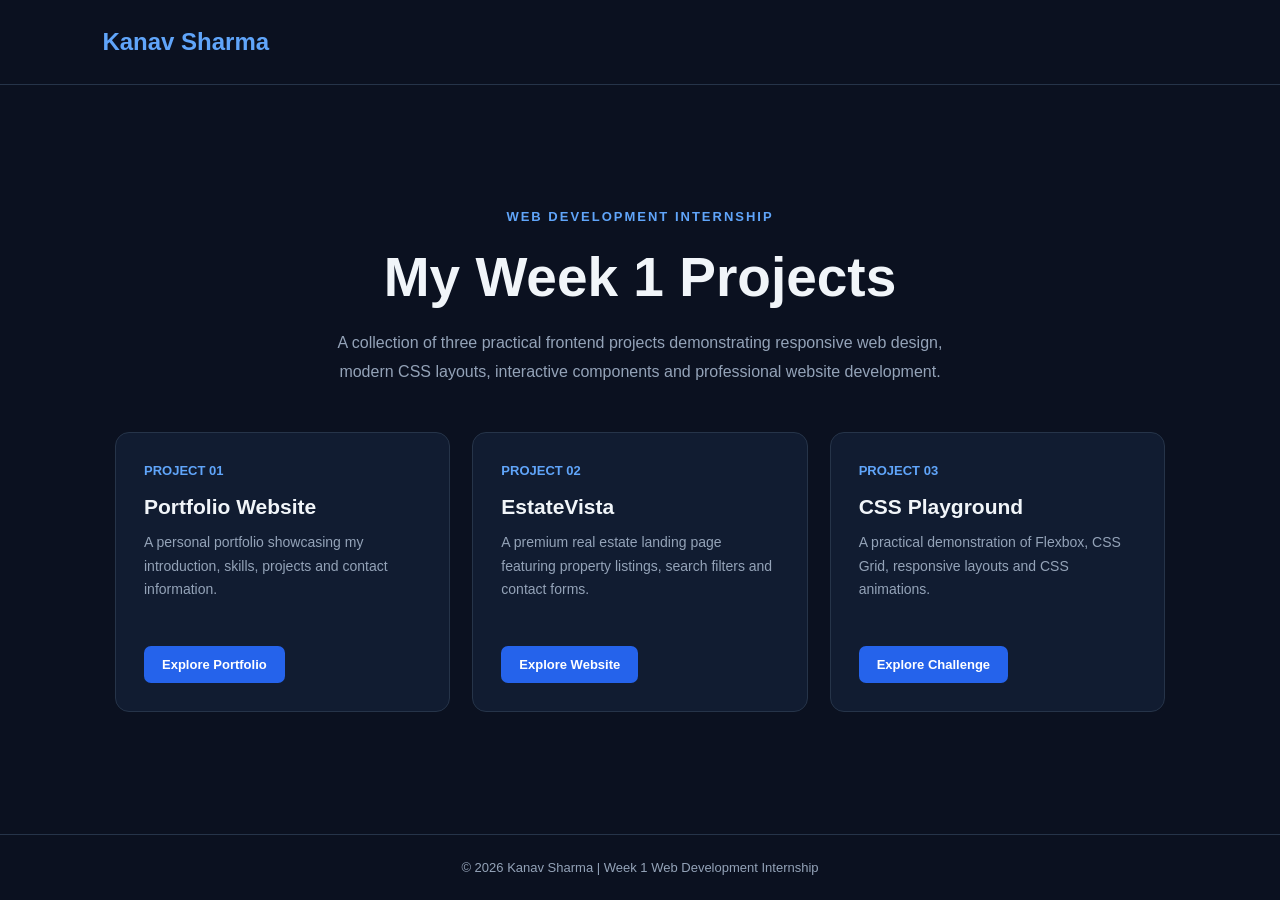
<file: index.html>
<!DOCTYPE html>
<html lang="en">
<head>
    <meta charset="UTF-8">
    <meta name="viewport" content="width=device-width, initial-scale=1.0">
    <meta name="description" content="Week 1 Web Development Internship Projects by Kanav Sharma.">
    <title>Week 1 Projects | Kanav Sharma</title>
    <style>
        * {
            margin: 0;
            padding: 0;
            box-sizing: border-box;
        }

        body {
            font-family: Arial, sans-serif;
            background: #0b1120;
            color: #f1f5f9;
            min-height: 100vh;
            display: flex;
            flex-direction: column;
        }

        header {
            padding: 28px 8%;
            border-bottom: 1px solid #263449;
        }

        header h2 {
            color: #60a5fa;
        }

        main {
            width: min(1050px, 88%);
            margin: auto;
            padding: 90px 0;
            text-align: center;
        }

        .label {
            color: #60a5fa;
            font-size: 13px;
            font-weight: bold;
            letter-spacing: 2px;
        }

        h1 {
            margin: 20px 0;
            font-size: clamp(34px, 6vw, 55px);
        }

        .intro {
            color: #94a3b8;
            line-height: 1.8;
            max-width: 650px;
            margin: 0 auto 45px;
        }

        .projects {
            display: grid;
            grid-template-columns: repeat(3, minmax(0, 1fr));
            gap: 22px;
            text-align: left;
        }

        .card {
            padding: 28px;
            background: #111c31;
            border: 1px solid #263449;
            border-radius: 14px;
            transition: transform 0.3s ease, border-color 0.3s ease;
        }

        .card:hover {
            transform: translateY(-7px);
            border-color: #60a5fa;
        }

        .card span {
            color: #60a5fa;
            font-size: 13px;
            font-weight: bold;
        }

        .card h2 {
            margin: 16px 0 12px;
            font-size: 21px;
        }

        .card p {
            color: #94a3b8;
            font-size: 14px;
            line-height: 1.7;
            min-height: 95px;
        }

        .card a {
            display: inline-block;
            margin-top: 20px;
            padding: 11px 18px;
            background: #2563eb;
            color: white;
            border-radius: 7px;
            text-decoration: none;
            font-size: 13px;
            font-weight: bold;
        }

        .card a:hover {
            background: #3b82f6;
        }

        footer {
            padding: 25px;
            border-top: 1px solid #263449;
            text-align: center;
            color: #94a3b8;
            font-size: 13px;
        }

        @media (max-width: 768px) {
            .projects {
                grid-template-columns: 1fr;
            }

            main {
                padding: 65px 0;
            }

            .card p {
                min-height: auto;
            }
        }
    </style>
</head>
<body>

    <header>
        <h2>Kanav Sharma</h2>
    </header>

    <main>
        <span class="label">WEB DEVELOPMENT INTERNSHIP</span>
        <h1>My Week 1 Projects</h1>
        <p class="intro">
            A collection of three practical frontend projects demonstrating
            responsive web design, modern CSS layouts, interactive components
            and professional website development.
        </p>

        <section class="projects">

            <article class="card">
                <span>PROJECT 01</span>
                <h2>Portfolio Website</h2>
                <p>A personal portfolio showcasing my introduction, skills, projects and contact information.</p>
                <a href="./portfolio-website/">Explore Portfolio</a>
            </article>

            <article class="card">
                <span>PROJECT 02</span>
                <h2>EstateVista</h2>
                <p>A premium real estate landing page featuring property listings, search filters and contact forms.</p>
                <a href="./business-landing-page/">Explore Website</a>
            </article>

            <article class="card">
                <span>PROJECT 03</span>
                <h2>CSS Playground</h2>
                <p>A practical demonstration of Flexbox, CSS Grid, responsive layouts and CSS animations.</p>
                <a href="./css-challenge/">Explore Challenge</a>
            </article>

        </section>
    </main>

    <footer>
        © 2026 Kanav Sharma | Week 1 Web Development Internship
    </footer>

</body>
</html>
</file>
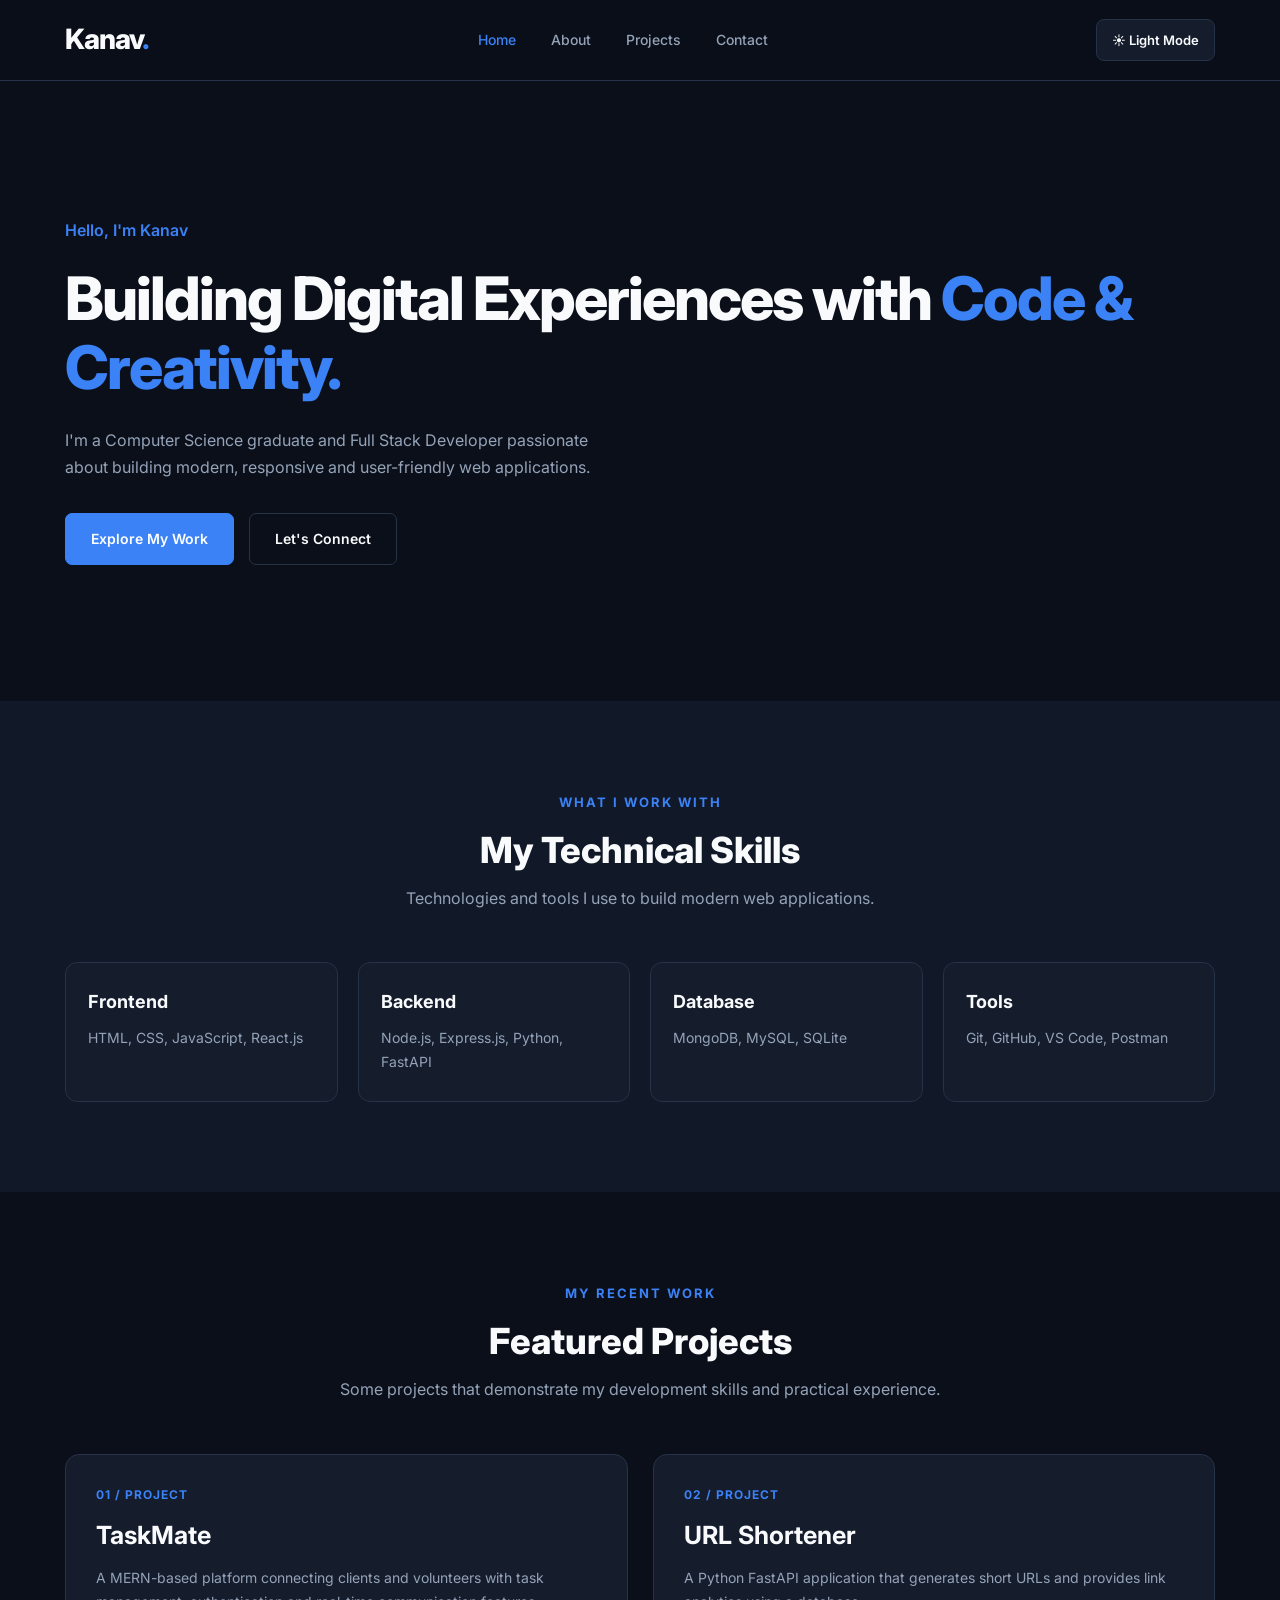
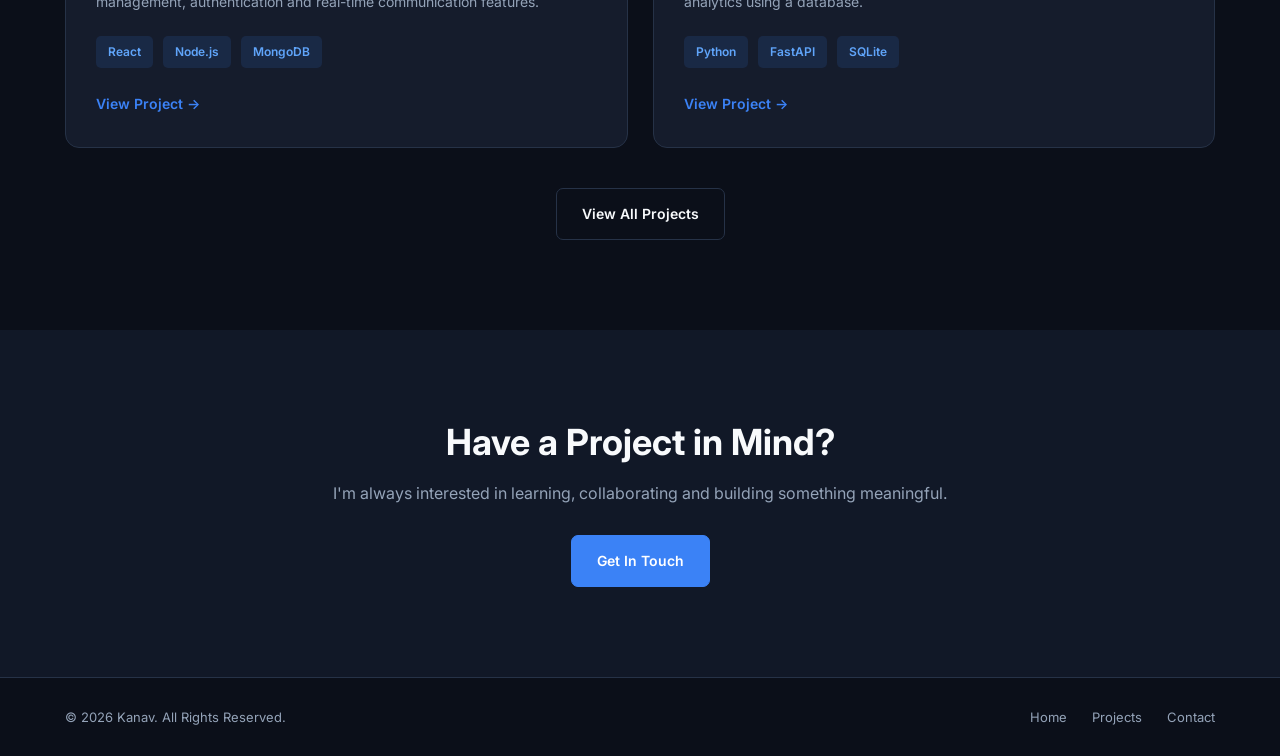
<file: portfolio-website/index.html>
<!DOCTYPE html>
<html lang="en">

<head>
    <meta charset="UTF-8">
    <meta name="viewport" content="width=device-width, initial-scale=1.0">

    <meta name="description"
        content="Kanav's personal portfolio showcasing web development skills, projects and experience.">

    <title>Kanav | Full Stack Developer</title>

    <link rel="preconnect" href="https://fonts.googleapis.com">
    <link rel="preconnect" href="https://fonts.gstatic.com" crossorigin>

    <link
        href="https://fonts.googleapis.com/css2?family=Inter:wght@400;500;600;700;800&display=swap"
        rel="stylesheet">

    <link rel="stylesheet" href="css/style.css">

    <script src="js/script.js" defer></script>
</head>

<body>


    <header class="header">

        <nav class="navbar container">

            <a href="index.html" class="logo">
                Kanav<span>.</span>
            </a>

            <ul class="nav-links">
                <li><a href="index.html" class="active">Home</a></li>
                <li><a href="about.html">About</a></li>
                <li><a href="projects.html">Projects</a></li>
                <li><a href="contact.html">Contact</a></li>
            </ul>

<button
    class="theme-toggle"
    id="theme-toggle"
    type="button"
    aria-label="Switch to light theme">
    ☀ Light Mode
</button>

        </nav>

    </header>

    <main>


        <section class="hero container">

            <div class="hero-content">

                <p class="hero-tag">
                    Hello, I'm Kanav
                </p>

                <h1>
                    Building Digital
                    Experiences with
                    <span>Code & Creativity.</span>
                </h1>

                <p class="hero-description">
                    I'm a Computer Science graduate and Full Stack
                    Developer passionate about building modern,
                    responsive and user-friendly web applications.
                </p>

                <div class="hero-buttons">

                    <a href="projects.html" class="btn btn-primary">
                        Explore My Work
                    </a>

                    <a href="contact.html" class="btn btn-outline">
                        Let's Connect
                    </a>

                </div>

            </div>

         
        </section>



        <section class="skills-preview section-padding">

            <div class="container">

                <div class="section-heading">

                    <p class="section-tag">WHAT I WORK WITH</p>

                    <h2>My Technical Skills</h2>

                    <p>
                        Technologies and tools I use to build
                        modern web applications.
                    </p>

                </div>

                <div class="skills-grid">

                    <article class="skill-card">
                        <h3>Frontend</h3>
                        <p>HTML, CSS, JavaScript, React.js</p>
                    </article>

                    <article class="skill-card">
                        <h3>Backend</h3>
                        <p>Node.js, Express.js, Python, FastAPI</p>
                    </article>

                    <article class="skill-card">
                        <h3>Database</h3>
                        <p>MongoDB, MySQL, SQLite</p>
                    </article>

                    <article class="skill-card">
                        <h3>Tools</h3>
                        <p>Git, GitHub, VS Code, Postman</p>
                    </article>

                </div>

            </div>

        </section>


        <section class="featured-projects section-padding">

            <div class="container">

                <div class="section-heading">

                    <p class="section-tag">MY RECENT WORK</p>

                    <h2>Featured Projects</h2>

                    <p>
                        Some projects that demonstrate my
                        development skills and practical experience.
                    </p>

                </div>

                <div class="projects-grid">

                    <article class="project-card">

                        <div class="project-info">

                            <p class="project-number">01 / PROJECT</p>

                            <h3>TaskMate</h3>

                            <p>
                                A MERN-based platform connecting
                                clients and volunteers with task
                                management, authentication and
                                real-time communication features.
                            </p>

                            <div class="project-tech">
                                <span>React</span>
                                <span>Node.js</span>
                                <span>MongoDB</span>
                            </div>

                            <a href="projects.html" class="project-link">
                                View Project →
                            </a>

                        </div>

                    </article>


                    <article class="project-card">

                        <div class="project-info">

                            <p class="project-number">02 / PROJECT</p>

                            <h3>URL Shortener</h3>

                            <p>
                                A Python FastAPI application that
                                generates short URLs and provides
                                link analytics using a database.
                            </p>

                            <div class="project-tech">
                                <span>Python</span>
                                <span>FastAPI</span>
                                <span>SQLite</span>
                            </div>

                            <a href="projects.html" class="project-link">
                                View Project →
                            </a>

                        </div>

                    </article>

                </div>

                <div class="projects-button">

                    <a href="projects.html" class="btn btn-outline">
                        View All Projects
                    </a>

                </div>

            </div>

        </section>



        <section class="contact-cta section-padding">

            <div class="container">

                <h2>Have a Project in Mind?</h2>

                <p>
                    I'm always interested in learning,
                    collaborating and building something meaningful.
                </p>

                <a href="contact.html" class="btn btn-primary">
                    Get In Touch
                </a>

            </div>

        </section>

    </main>



    <footer class="footer">

        <div class="container footer-content">

            <p>
                © 2026 Kanav. All Rights Reserved.
            </p>

            <div class="footer-links">

                <a href="index.html">Home</a>

                <a href="projects.html">Projects</a>

                <a href="contact.html">Contact</a>

            </div>

        </div>

    </footer>

</body>

</html>
</file>
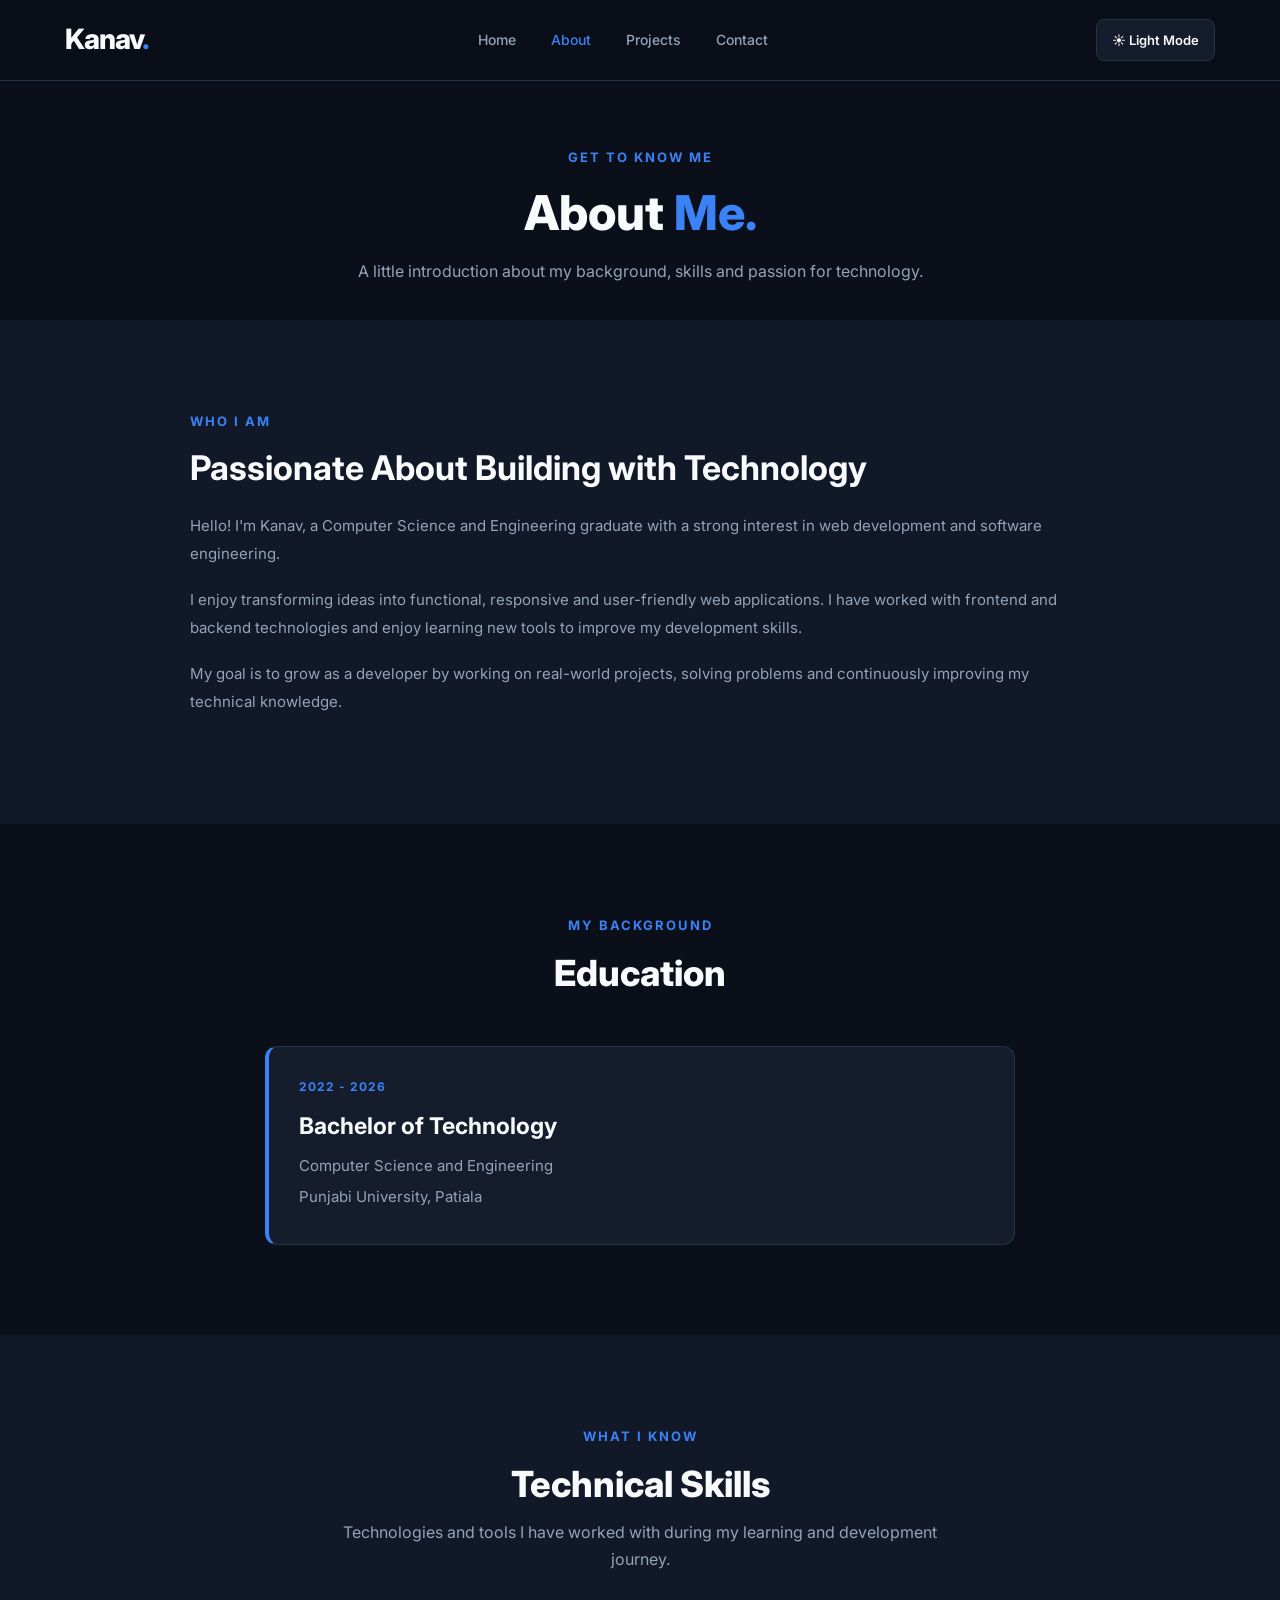
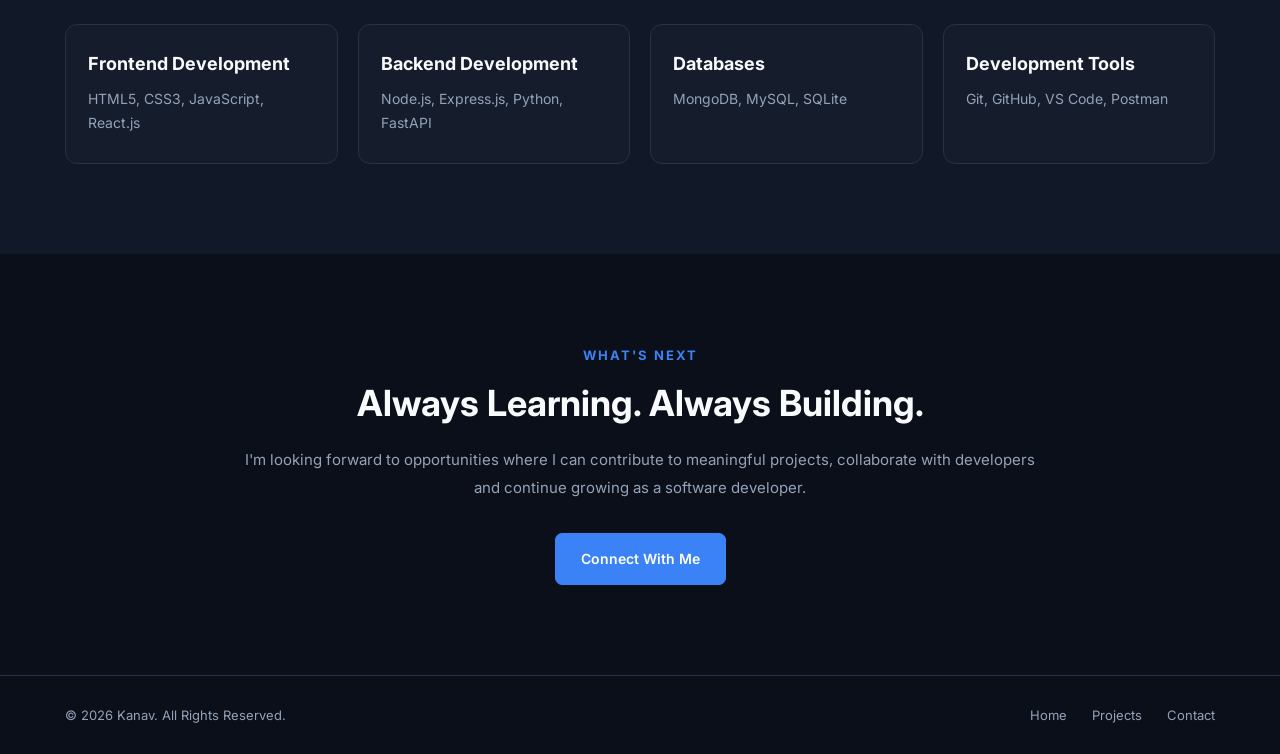
<file: portfolio-website/about.html>
<!DOCTYPE html>
<html lang="en">

<head>
    <meta charset="UTF-8">
    <meta name="viewport" content="width=device-width, initial-scale=1.0">

    <meta name="description"
        content="Learn more about Kanav, his education, technical skills and web development journey.">

    <title>About Me | Kanav</title>

    <link rel="preconnect" href="https://fonts.googleapis.com">
    <link rel="preconnect" href="https://fonts.gstatic.com" crossorigin>

    <link
        href="https://fonts.googleapis.com/css2?family=Inter:wght@400;500;600;700;800&display=swap"
        rel="stylesheet">

    <link rel="stylesheet" href="css/style.css">

    <script src="js/script.js" defer></script>
</head>

<body>


    <header class="header">

        <nav class="navbar container">

            <a href="index.html" class="logo">
                Kanav<span>.</span>
            </a>

           

            <ul class="nav-links">

                <li><a href="index.html">Home</a></li>
                <li><a href="about.html" class="active">About</a></li>
                <li><a href="projects.html">Projects</a></li>
                <li><a href="contact.html">Contact</a></li>

            </ul>

<button
    class="theme-toggle"
    id="theme-toggle"
    type="button"
    aria-label="Switch to light theme">
    ☀ Light Mode
</button>

        </nav>

    </header>


    <main>


        <section class="page-hero container">

            <p class="section-tag">GET TO KNOW ME</p>

            <h1>About <span>Me.</span></h1>

            <p>
                A little introduction about my background,
                skills and passion for technology.
            </p>

        </section>



        <section class="about-section section-padding">

            <div class="container about-grid">

               

                <div class="about-content">

                    <p class="section-tag">WHO I AM</p>

                    <h2>Passionate About Building with Technology</h2>

                    <p>
                        Hello! I'm Kanav, a Computer Science and
                        Engineering graduate with a strong interest
                        in web development and software engineering.
                    </p>

                    <p>
                        I enjoy transforming ideas into functional,
                        responsive and user-friendly web applications.
                        I have worked with frontend and backend
                        technologies and enjoy learning new tools
                        to improve my development skills.
                    </p>

                    <p>
                        My goal is to grow as a developer by working
                        on real-world projects, solving problems and
                        continuously improving my technical knowledge.
                    </p>

                </div>

            </div>

        </section>



        <section class="education-section section-padding">

            <div class="container">

                <div class="section-heading">

                    <p class="section-tag">MY BACKGROUND</p>

                    <h2>Education</h2>

                </div>

                <div class="education-card">

                    <p class="project-number">2022 - 2026</p>

                    <h3>Bachelor of Technology</h3>

                    <p>
                        Computer Science and Engineering
                    </p>

                    <p>
                        Punjabi University, Patiala
                    </p>

                </div>

            </div>

        </section>



        <section class="about-skills section-padding">

            <div class="container">

                <div class="section-heading">

                    <p class="section-tag">WHAT I KNOW</p>

                    <h2>Technical Skills</h2>

                    <p>
                        Technologies and tools I have worked with
                        during my learning and development journey.
                    </p>

                </div>

                <div class="skills-grid">

                    <article class="skill-card">

                        <h3>Frontend Development</h3>

                        <p>
                            HTML5, CSS3, JavaScript, React.js
                        </p>

                    </article>


                    <article class="skill-card">

                        <h3>Backend Development</h3>

                        <p>
                            Node.js, Express.js, Python, FastAPI
                        </p>

                    </article>


                    <article class="skill-card">

                        <h3>Databases</h3>

                        <p>
                            MongoDB, MySQL, SQLite
                        </p>

                    </article>


                    <article class="skill-card">

                        <h3>Development Tools</h3>

                        <p>
                            Git, GitHub, VS Code, Postman
                        </p>

                    </article>

                </div>

            </div>

        </section>



        <section class="career-section section-padding">

            <div class="container career-content">

                <p class="section-tag">WHAT'S NEXT</p>

                <h2>Always Learning. Always Building.</h2>

                <p>
                    I'm looking forward to opportunities where
                    I can contribute to meaningful projects,
                    collaborate with developers and continue
                    growing as a software developer.
                </p>

                <a href="contact.html" class="btn btn-primary">
                    Connect With Me
                </a>

            </div>

        </section>

    </main>



    <footer class="footer">

        <div class="container footer-content">

            <p>
                © 2026 Kanav. All Rights Reserved.
            </p>

            <div class="footer-links">

                <a href="index.html">Home</a>
                <a href="projects.html">Projects</a>
                <a href="contact.html">Contact</a>

            </div>

        </div>

    </footer>

</body>

</html>
</file>
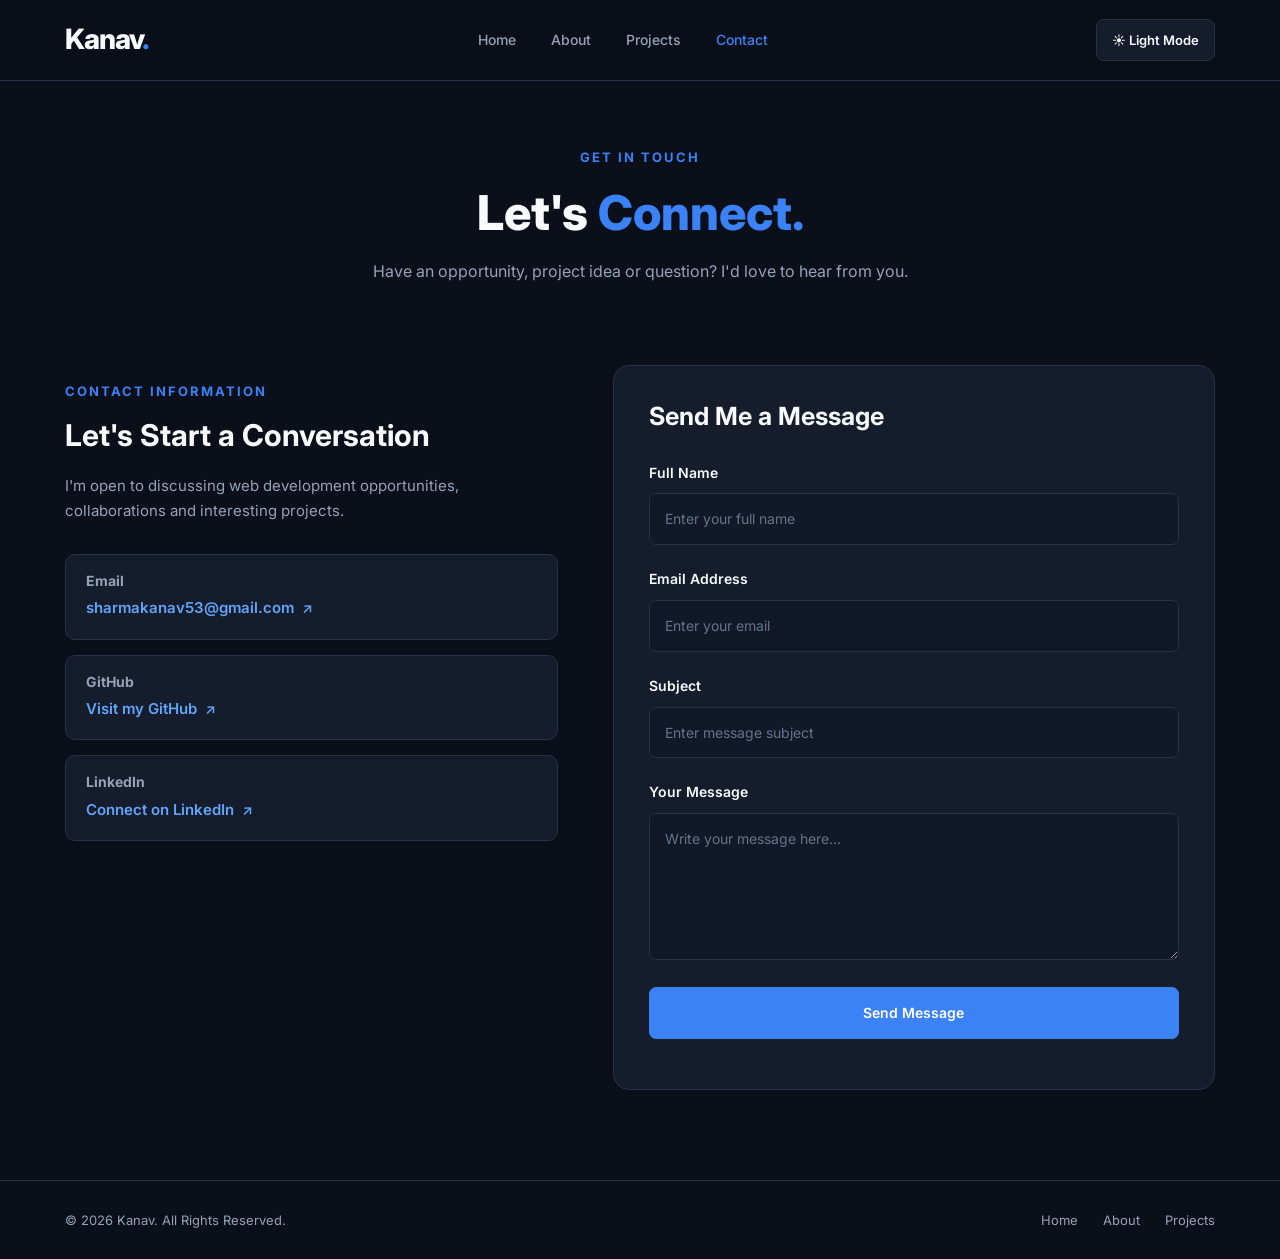
<file: portfolio-website/contact.html>
<!DOCTYPE html>
<html lang="en">

<head>
    <meta charset="UTF-8">
    <meta name="viewport" content="width=device-width, initial-scale=1.0">

    <meta name="description"
        content="Contact Kanav for web development opportunities and collaborations.">

    <title>Contact Me | Kanav</title>

    <link rel="preconnect" href="https://fonts.googleapis.com">
    <link rel="preconnect" href="https://fonts.gstatic.com" crossorigin>

    <link
        href="https://fonts.googleapis.com/css2?family=Inter:wght@400;500;600;700;800&display=swap"
        rel="stylesheet">

    <link rel="stylesheet" href="css/style.css">

    <script src="js/script.js" defer></script>
</head>

<body>

 
    <header class="header">

        <nav class="navbar container">

            <a href="index.html" class="logo">
                Kanav<span>.</span>
            </a>

        

            <ul class="nav-links">

                <li><a href="index.html">Home</a></li>
                <li><a href="about.html">About</a></li>
                <li><a href="projects.html">Projects</a></li>
                <li><a href="contact.html" class="active">Contact</a></li>

            </ul>

<button
    class="theme-toggle"
    id="theme-toggle"
    type="button"
    aria-label="Switch to light theme">
    ☀ Light Mode
</button>

        </nav>

    </header>



    <main>


        <section class="page-hero container">

            <p class="section-tag">GET IN TOUCH</p>

            <h1>Let's <span>Connect.</span></h1>

            <p>
                Have an opportunity, project idea or question?
                I'd love to hear from you.
            </p>

        </section>



        <section class="contact-section section-padding">

            <div class="container contact-grid">


                <div class="contact-info">

                    <p class="section-tag">CONTACT INFORMATION</p>

                    <h2>Let's Start a Conversation</h2>

                    <p>
                        I'm open to discussing web development
                        opportunities, collaborations and
                        interesting projects.
                    </p>


                    <div class="contact-detail">

                        <h3>Email</h3>

                        <p>
                            <a href="mailto:sharmakanav53@gmail.com">
                                sharmakanav53@gmail.com
                            </a>
                        </p>

                    </div>


                    <div class="contact-detail">

                        <h3>GitHub</h3>

                        <p>
                            <a href="https://github.com/kanav2401"
                                target="_blank"
                                rel="noopener noreferrer">
                                Visit my GitHub
                            </a>
                        </p>

                    </div>


                    <div class="contact-detail">

                        <h3>LinkedIn</h3>

                        <p>
                            <a href="https://www.linkedin.com/"
                                target="_blank"
                                rel="noopener noreferrer">
                                Connect on LinkedIn
                            </a>
                        </p>

                    </div>

                </div>



                <div class="contact-form-container">

                    <h2>Send Me a Message</h2>

                    <form id="contact-form">

                        <div class="form-group">

                            <label for="name">Full Name</label>

                            <input
                                type="text"
                                id="name"
                                name="name"
                                placeholder="Enter your full name"
                                required
                                minlength="2">

                        </div>


                        <div class="form-group">

                            <label for="email">Email Address</label>

                            <input
                                type="email"
                                id="email"
                                name="email"
                                placeholder="Enter your email"
                                required>

                        </div>


                        <div class="form-group">

                            <label for="subject">Subject</label>

                            <input
                                type="text"
                                id="subject"
                                name="subject"
                                placeholder="Enter message subject"
                                required>

                        </div>


                        <div class="form-group">

                            <label for="message">Your Message</label>

                            <textarea
                                id="message"
                                name="message"
                                rows="5"
                                placeholder="Write your message here..."
                                required
                                minlength="10"></textarea>

                        </div>


                        <button type="submit" class="btn btn-primary">
                            Send Message
                        </button>

                        <p id="form-status" role="status"
                            aria-live="polite"></p>

                    </form>

                </div>

            </div>

        </section>

    </main>



    <footer class="footer">

        <div class="container footer-content">

            <p>
                © 2026 Kanav. All Rights Reserved.
            </p>

            <div class="footer-links">

                <a href="index.html">Home</a>
                <a href="about.html">About</a>
                <a href="projects.html">Projects</a>

            </div>

        </div>

    </footer>

</body>

</html>
</file>
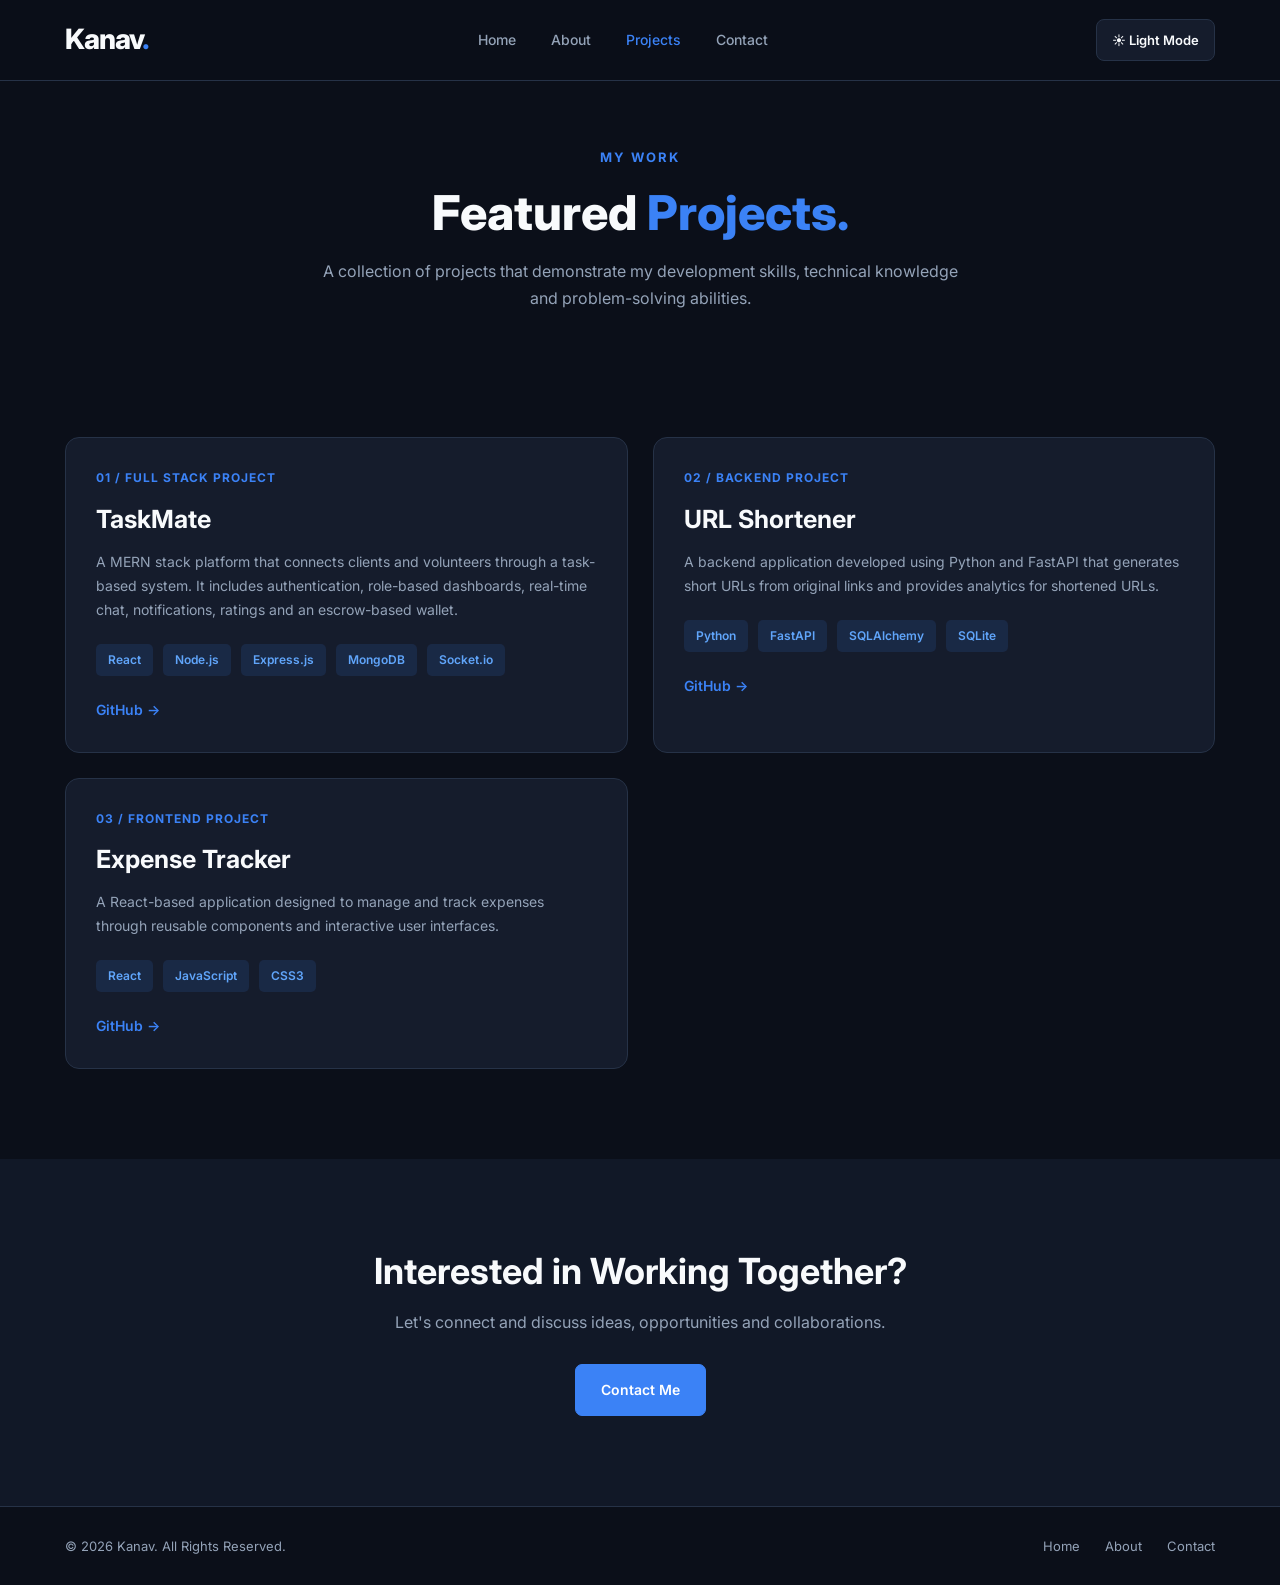
<file: portfolio-website/projects.html>
<!DOCTYPE html>
<html lang="en">

<head>
    <meta charset="UTF-8">
    <meta name="viewport" content="width=device-width, initial-scale=1.0">

    <meta name="description"
        content="Explore Kanav's web development projects, technologies and practical work.">

    <title>My Projects | Kanav</title>

    <link rel="preconnect" href="https://fonts.googleapis.com">
    <link rel="preconnect" href="https://fonts.gstatic.com" crossorigin>

    <link
        href="https://fonts.googleapis.com/css2?family=Inter:wght@400;500;600;700;800&display=swap"
        rel="stylesheet">

    <link rel="stylesheet" href="css/style.css">

    <script src="js/script.js" defer></script>
</head>

<body>

    <header class="header">

        <nav class="navbar container">

            <a href="index.html" class="logo">
                Kanav<span>.</span>
            </a>

            <ul class="nav-links">

                <li><a href="index.html">Home</a></li>
                <li><a href="about.html">About</a></li>
                <li><a href="projects.html" class="active">Projects</a></li>
                <li><a href="contact.html">Contact</a></li>

            </ul>

<button
    class="theme-toggle"
    id="theme-toggle"
    type="button"
    aria-label="Switch to light theme">
    ☀ Light Mode
</button>

        </nav>

    </header>

    <main>

        <section class="page-hero container">

            <p class="section-tag">MY WORK</p>

            <h1>Featured <span>Projects.</span></h1>

            <p>
                A collection of projects that demonstrate
                my development skills, technical knowledge
                and problem-solving abilities.
            </p>

        </section>


        <section class="all-projects section-padding">

            <div class="container">

                <div class="projects-grid">

        <article class="project-card">

                        <div class="project-info">

                            <p class="project-number">
                                01 / FULL STACK PROJECT
                            </p>

                            <h2>TaskMate</h2>

                            <p>
                                A MERN stack platform that connects
                                clients and volunteers through a
                                task-based system. It includes
                                authentication, role-based dashboards,
                                real-time chat, notifications,
                                ratings and an escrow-based wallet.
                            </p>

                            <div class="project-tech">

                                <span>React</span>
                                <span>Node.js</span>
                                <span>Express.js</span>
                                <span>MongoDB</span>
                                <span>Socket.io</span>

                            </div>

                            <div class="project-actions">

                                <a href="https://github.com/"
                                    target="_blank"
                                    rel="noopener noreferrer"
                                    class="project-link">
                                    GitHub →
                                </a>

                            </div>

                        </div>

                    </article>


                   
                    <article class="project-card">

                        <div class="project-info">

                            <p class="project-number">
                                02 / BACKEND PROJECT
                            </p>

                            <h2>URL Shortener</h2>

                            <p>
                                A backend application developed
                                using Python and FastAPI that
                                generates short URLs from original
                                links and provides analytics
                                for shortened URLs.
                            </p>

                            <div class="project-tech">

                                <span>Python</span>
                                <span>FastAPI</span>
                                <span>SQLAlchemy</span>
                                <span>SQLite</span>

                            </div>

                            <div class="project-actions">

                                <a href="https://github.com/"
                                    target="_blank"
                                    rel="noopener noreferrer"
                                    class="project-link">
                                    GitHub →
                                </a>

                            </div>

                        </div>

                    </article>


                    <article class="project-card">

                        <div class="project-info">

                            <p class="project-number">
                                03 / FRONTEND PROJECT
                            </p>

                            <h2>Expense Tracker</h2>

                            <p>
                                A React-based application designed
                                to manage and track expenses through
                                reusable components and interactive
                                user interfaces.
                            </p>

                            <div class="project-tech">

                                <span>React</span>
                                <span>JavaScript</span>
                                <span>CSS3</span>

                            </div>

                            <div class="project-actions">

                                <a href="https://github.com/"
                                    target="_blank"
                                    rel="noopener noreferrer"
                                    class="project-link">
                                    GitHub →
                                </a>

                            </div>

                        </div>

                    </article>


                </div>

            </div>

        </section>


        <!-- PROJECT CTA -->

        <section class="contact-cta section-padding">

            <div class="container">

                <h2>Interested in Working Together?</h2>

                <p>
                    Let's connect and discuss ideas,
                    opportunities and collaborations.
                </p>

                <a href="contact.html" class="btn btn-primary">
                    Contact Me
                </a>

            </div>

        </section>

    </main>


    <footer class="footer">

        <div class="container footer-content">

            <p>
                © 2026 Kanav. All Rights Reserved.
            </p>

            <div class="footer-links">

                <a href="index.html">Home</a>
                <a href="about.html">About</a>
                <a href="contact.html">Contact</a>

            </div>

        </div>

    </footer>

</body>

</html>
</file>
<file: portfolio-website/css/style.css>
:root {
    --bg-primary: #0B0F19;
    --bg-secondary: #111827;
    --bg-card: #151C2C;

    --accent: #3B82F6;
    --accent-hover: #2563EB;

    --text-primary: #F8FAFC;
    --text-secondary: #94A3B8;

    --border-color: #263247;

    --font-primary: 'Inter', sans-serif;

    --container-width: 1150px;

    --transition: all 0.3s ease;
}


* {
    margin: 0;
    padding: 0;
    box-sizing: border-box;
}

html {
    scroll-behavior: smooth;
}

body {
    background-color: var(--bg-primary);
    color: var(--text-primary);
    font-family: var(--font-primary);
    line-height: 1.7;
    overflow-x: hidden;
}

a {
    text-decoration: none;
    color: inherit;
}

ul {
    list-style: none;
}

img {
    max-width: 100%;
    display: block;
}

button,
input,
textarea {
    font: inherit;
}


.container {
    width: 90%;
    max-width: var(--container-width);
    margin: 0 auto;
}

.section-padding {
    padding: 90px 0;
}

.section-tag {
    color: var(--accent);
    font-size: 13px;
    font-weight: 700;
    letter-spacing: 2px;
    text-transform: uppercase;
    margin-bottom: 15px;
}

.section-heading {
    text-align: center;
    margin-bottom: 50px;
}

.section-heading h2 {
    font-size: 36px;
    font-weight: 800;
    margin-bottom: 12px;
}

.section-heading > p:last-child {
    color: var(--text-secondary);
    max-width: 600px;
    margin: 0 auto;
}

h1,
h2,
h3 {
    line-height: 1.25;
}

h1 span,
h2 span {
    color: var(--accent);
}


.header {
    width: 100%;
    background-color: rgba(11, 15, 25, 0.95);
    border-bottom: 1px solid var(--border-color);
    position: sticky;
    top: 0;
    z-index: 1000;
    backdrop-filter: blur(12px);
}

.navbar {
    min-height: 80px;
    display: flex;
    align-items: center;
    justify-content: space-between;
}

.logo {
    font-size: 28px;
    font-weight: 800;
    letter-spacing: -1px;
}

.logo span {
    color: var(--accent);
}

.nav-links {
    display: flex;
    align-items: center;
    gap: 35px;
}

.nav-links a {
    color: var(--text-secondary);
    font-size: 14px;
    font-weight: 500;
    transition: var(--transition);
}

.nav-links a:hover,
.nav-links a.active {
    color: var(--accent);
}

.menu-toggle {
    display: none;
    background: transparent;
    color: var(--text-primary);
    border: none;
    font-size: 28px;
    cursor: pointer;
}



.btn {
    display: inline-flex;
    align-items: center;
    justify-content: center;
    padding: 13px 25px;
    border-radius: 7px;
    font-size: 14px;
    font-weight: 600;
    cursor: pointer;
    transition: var(--transition);
}

.btn-primary {
    background-color: var(--accent);
    color: white;
    border: 1px solid var(--accent);
}

.btn-primary:hover {
    background-color: var(--accent-hover);
    border-color: var(--accent-hover);
    transform: translateY(-3px);
}

.btn-outline {
    background: transparent;
    color: var(--text-primary);
    border: 1px solid var(--border-color);
}

.btn-outline:hover {
    border-color: var(--accent);
    color: var(--accent);
    transform: translateY(-3px);
}

a:focus-visible,
button:focus-visible,
input:focus-visible,
textarea:focus-visible {
    outline: 2px solid var(--accent);
    outline-offset: 4px;
}

.hero {
    min-height: 620px;
    display: flex;
    align-items: center;
    justify-content: space-between;
    gap: 50px;
    padding-top: 70px;
    padding-bottom: 70px;
}

.hero-content {
    flex: 1;
}

.hero-tag {
    color: var(--accent);
    font-weight: 600;
    margin-bottom: 20px;
}

.hero-content h1 {
    font-size: clamp(38px, 5vw, 60px);
    font-weight: 800;
    line-height: 1.15;
    margin-bottom: 25px;
    letter-spacing: -2px;
}

.hero-description {
    color: var(--text-secondary);
    font-size: 16px;
    max-width: 550px;
    margin-bottom: 32px;
}

.hero-buttons {
    display: flex;
    gap: 15px;
    flex-wrap: wrap;
}

.hero-image {
    flex: 0 0 350px;
}

.hero-image img {
    width: 330px;
    height: 380px;
    object-fit: cover;
    border-radius: 20px;
    border: 1px solid var(--border-color);
    background-color: var(--bg-card);
}


.skills-preview {
    background-color: var(--bg-secondary);
}

.skills-grid {
    display: grid;
    grid-template-columns: repeat(4, 1fr);
    gap: 20px;
}

.skill-card {
    background-color: var(--bg-card);
    border: 1px solid var(--border-color);
    border-radius: 12px;
    padding: 28px 22px;
    transition: var(--transition);
}

.skill-card:hover {
    transform: translateY(-6px);
    border-color: var(--accent);
}

.skill-card h3 {
    font-size: 18px;
    margin-bottom: 12px;
}

.skill-card p {
    color: var(--text-secondary);
    font-size: 14px;
}

.projects-grid {
    display: grid;
    grid-template-columns: repeat(2, 1fr);
    gap: 25px;
}

.project-card {
    background-color: var(--bg-card);
    border: 1px solid var(--border-color);
    border-radius: 14px;
    overflow: hidden;
    transition: var(--transition);
}

.project-card:hover {
    transform: translateY(-6px);
    border-color: var(--accent);
}

.project-info {
    padding: 30px;
}

.project-number {
    color: var(--accent);
    font-size: 12px;
    font-weight: 700;
    letter-spacing: 1px;
    margin-bottom: 15px;
}

.project-info h2,
.project-info h3 {
    font-size: 25px;
    margin-bottom: 15px;
}

.project-info > p:not(.project-number) {
    color: var(--text-secondary);
    font-size: 14px;
    margin-bottom: 22px;
}

.project-tech {
    display: flex;
    flex-wrap: wrap;
    gap: 10px;
    margin-bottom: 22px;
}

.project-tech span {
    background-color: rgba(59, 130, 246, 0.12);
    color: #60A5FA;
    padding: 6px 12px;
    border-radius: 5px;
    font-size: 12px;
    font-weight: 600;
}

.project-link {
    display: inline-block;
    color: var(--accent);
    font-weight: 600;
    font-size: 14px;
    transition: var(--transition);
}

.project-link:hover {
    color: white;
}

.projects-button {
    text-align: center;
    margin-top: 40px;
}

.project-actions {
    display: flex;
    gap: 20px;
}


.contact-cta {
    background-color: var(--bg-secondary);
    text-align: center;
}

.contact-cta h2 {
    font-size: 36px;
    margin-bottom: 15px;
}

.contact-cta p {
    color: var(--text-secondary);
    margin-bottom: 28px;
}

.footer {
    background-color: var(--bg-primary);
    border-top: 1px solid var(--border-color);
    padding: 28px 0;
}

.footer-content {
    display: flex;
    justify-content: space-between;
    align-items: center;
    gap: 20px;
}

.footer-content p {
    color: var(--text-secondary);
    font-size: 13px;
}

.footer-links {
    display: flex;
    gap: 25px;
}

.footer-links a {
    color: var(--text-secondary);
    font-size: 13px;
    transition: var(--transition);
}

.footer-links a:hover {
    color: var(--accent);
}
.page-hero {
    padding-top: 65px;
    padding-bottom: 35px;
    text-align: center;
}

.page-hero h1 {
    font-size: 48px;
    font-weight: 800;
    margin-bottom: 15px;
}

.page-hero > p:last-child {
    color: var(--text-secondary);
    max-width: 650px;
    margin: 0 auto;
}
.contact-section {
    padding-top: 45px;
}

.contact-grid {
    display: grid;
    grid-template-columns: 0.9fr 1.1fr;
    gap: 55px;
    align-items: start;
}

.contact-info {
    padding: 15px 0;
}

.contact-info h2 {
    font-size: 30px;
    margin-bottom: 18px;
}

.contact-info > p:not(.section-tag) {
    color: var(--text-secondary);
    font-size: 15px;
    margin-bottom: 30px;
    max-width: 450px;
}

.contact-detail {
    background-color: var(--bg-card);
    border: 1px solid var(--border-color);
    border-radius: 10px;
    padding: 17px 20px;
    margin-bottom: 15px;
    transition: var(--transition);
}

.contact-detail:hover {
    border-color: var(--accent);
    transform: translateX(5px);
}

.contact-detail h3 {
    font-size: 14px;
    color: var(--text-secondary);
    margin-bottom: 5px;
}

.contact-detail a {
    display: inline-flex;
    align-items: center;
    gap: 8px;
    color: #60A5FA;
    font-size: 15px;
    font-weight: 600;
    transition: var(--transition);
}

.contact-detail a::after {
    content: "↗";
    font-size: 14px;
}

.contact-detail a:hover {
    color: white;
    text-decoration: underline;
    text-underline-offset: 5px;
}
.contact-form-container {
    background-color: var(--bg-card);
    border: 1px solid var(--border-color);
    border-radius: 16px;
    padding: 35px;
}

.contact-form-container h2 {
    font-size: 25px;
    margin-bottom: 28px;
}

.form-group {
    display: flex;
    flex-direction: column;
    gap: 9px;
    margin-bottom: 22px;
}

.form-group label {
    font-size: 14px;
    font-weight: 600;
    color: var(--text-primary);
}

.form-group input,
.form-group textarea {
    width: 100%;
    background-color: var(--bg-secondary);
    border: 1px solid var(--border-color);
    border-radius: 7px;
    padding: 13px 15px;
    color: var(--text-primary);
    font-size: 14px;
    outline: none;
    transition: var(--transition);
}

.form-group input::placeholder,
.form-group textarea::placeholder {
    color: #64748B;
}

.form-group input:focus,
.form-group textarea:focus {
    border-color: var(--accent);
    box-shadow: 0 0 0 3px rgba(59, 130, 246, 0.12);
}

.form-group textarea {
    resize: vertical;
    min-height: 130px;
}

.contact-form-container .btn {
    width: 100%;
    margin-top: 5px;
}

#form-status {
    margin-top: 15px;
    font-size: 14px;
    color: var(--accent);
}


@media (max-width: 768px) {

    .contact-grid {
        grid-template-columns: 1fr;
        gap: 35px;
    }

    .page-hero h1 {
        font-size: 38px;
    }

    .contact-form-container {
        padding: 25px;
    }

    .contact-info h2 {
        font-size: 26px;
    }

}

html[data-theme="light"] {
    --bg-primary: #F8FAFC;
    --bg-secondary: #EAF0F8;
    --bg-card: #FFFFFF;

    --accent: #2563EB;
    --accent-hover: #1D4ED8;

    --text-primary: #172033;
    --text-secondary: #64748B;

    --border-color: #D8E1ED;
}


html[data-theme="light"] .header {
    background-color: rgba(248, 250, 252, 0.95);
}


html[data-theme="light"] .project-tech span {
    background-color: #DBEAFE;
    color: #1D4ED8;
}


html[data-theme="light"] .contact-detail a {
    color: #2563EB;
}

html[data-theme="light"] .contact-detail a:hover {
    color: #172033;
}

.theme-toggle {
    padding: 9px 15px;
    border: 1px solid var(--border-color);
    border-radius: 8px;
    background-color: var(--bg-card);
    color: var(--text-primary);
    font-size: 13px;
    font-weight: 600;
    cursor: pointer;
    transition: var(--transition);
    white-space: nowrap;
}

.theme-toggle:hover {
    border-color: var(--accent);
    color: var(--accent);
    transform: translateY(-2px);
}


body,
.header,
.footer,
.skill-card,
.project-card,
.contact-detail,
.contact-form-container,
.form-group input,
.form-group textarea {
    transition: background-color 0.3s ease,
                color 0.3s ease,
                border-color 0.3s ease;
}




.about-section {
    background-color: var(--bg-secondary);
}

.about-grid {
    display: grid;
    grid-template-columns: 1fr 1.2fr;
    align-items: center;
    gap: 60px;
}


.about-image img {
    width: 100%;
    max-width: 380px;
    height: 400px;
    object-fit: cover;
    border-radius: 16px;
    border: 1px solid var(--border-color);
}


.about-content h2 {
    font-size: 34px;
    margin-bottom: 22px;
}

.about-content p:not(.section-tag) {
    color: var(--text-secondary);
    font-size: 15px;
    margin-bottom: 17px;
    line-height: 1.9;
}



.education-card {
    max-width: 750px;
    margin: 0 auto;
    background-color: var(--bg-card);
    border: 1px solid var(--border-color);
    border-left: 4px solid var(--accent);
    border-radius: 12px;
    padding: 30px;
    transition: var(--transition);
}

.education-card:hover {
    transform: translateY(-5px);
    border-color: var(--accent);
}

.education-card h3 {
    font-size: 23px;
    margin-bottom: 12px;
}

.education-card p:not(.project-number) {
    color: var(--text-secondary);
    font-size: 15px;
    margin-bottom: 5px;
}



.about-skills {
    background-color: var(--bg-secondary);
}


.career-section {
    text-align: center;
}

.career-content {
    max-width: 800px;
}

.career-content h2 {
    font-size: 36px;
    margin-bottom: 20px;
}

.career-content > p:not(.section-tag) {
    color: var(--text-secondary);
    font-size: 15px;
    margin-bottom: 30px;
    line-height: 1.9;
}



@media (max-width: 768px) {

    .about-grid {
        grid-template-columns: 1fr;
        gap: 35px;
    }

    .about-image img {
        max-width: 100%;
        height: 320px;
    }

    .about-content h2 {
        font-size: 28px;
    }

    .education-card {
        padding: 22px;
    }

    .career-content h2 {
        font-size: 28px;
    }

}
.about-grid {
    grid-template-columns: 1fr;
    max-width: 900px;
}
</file>
